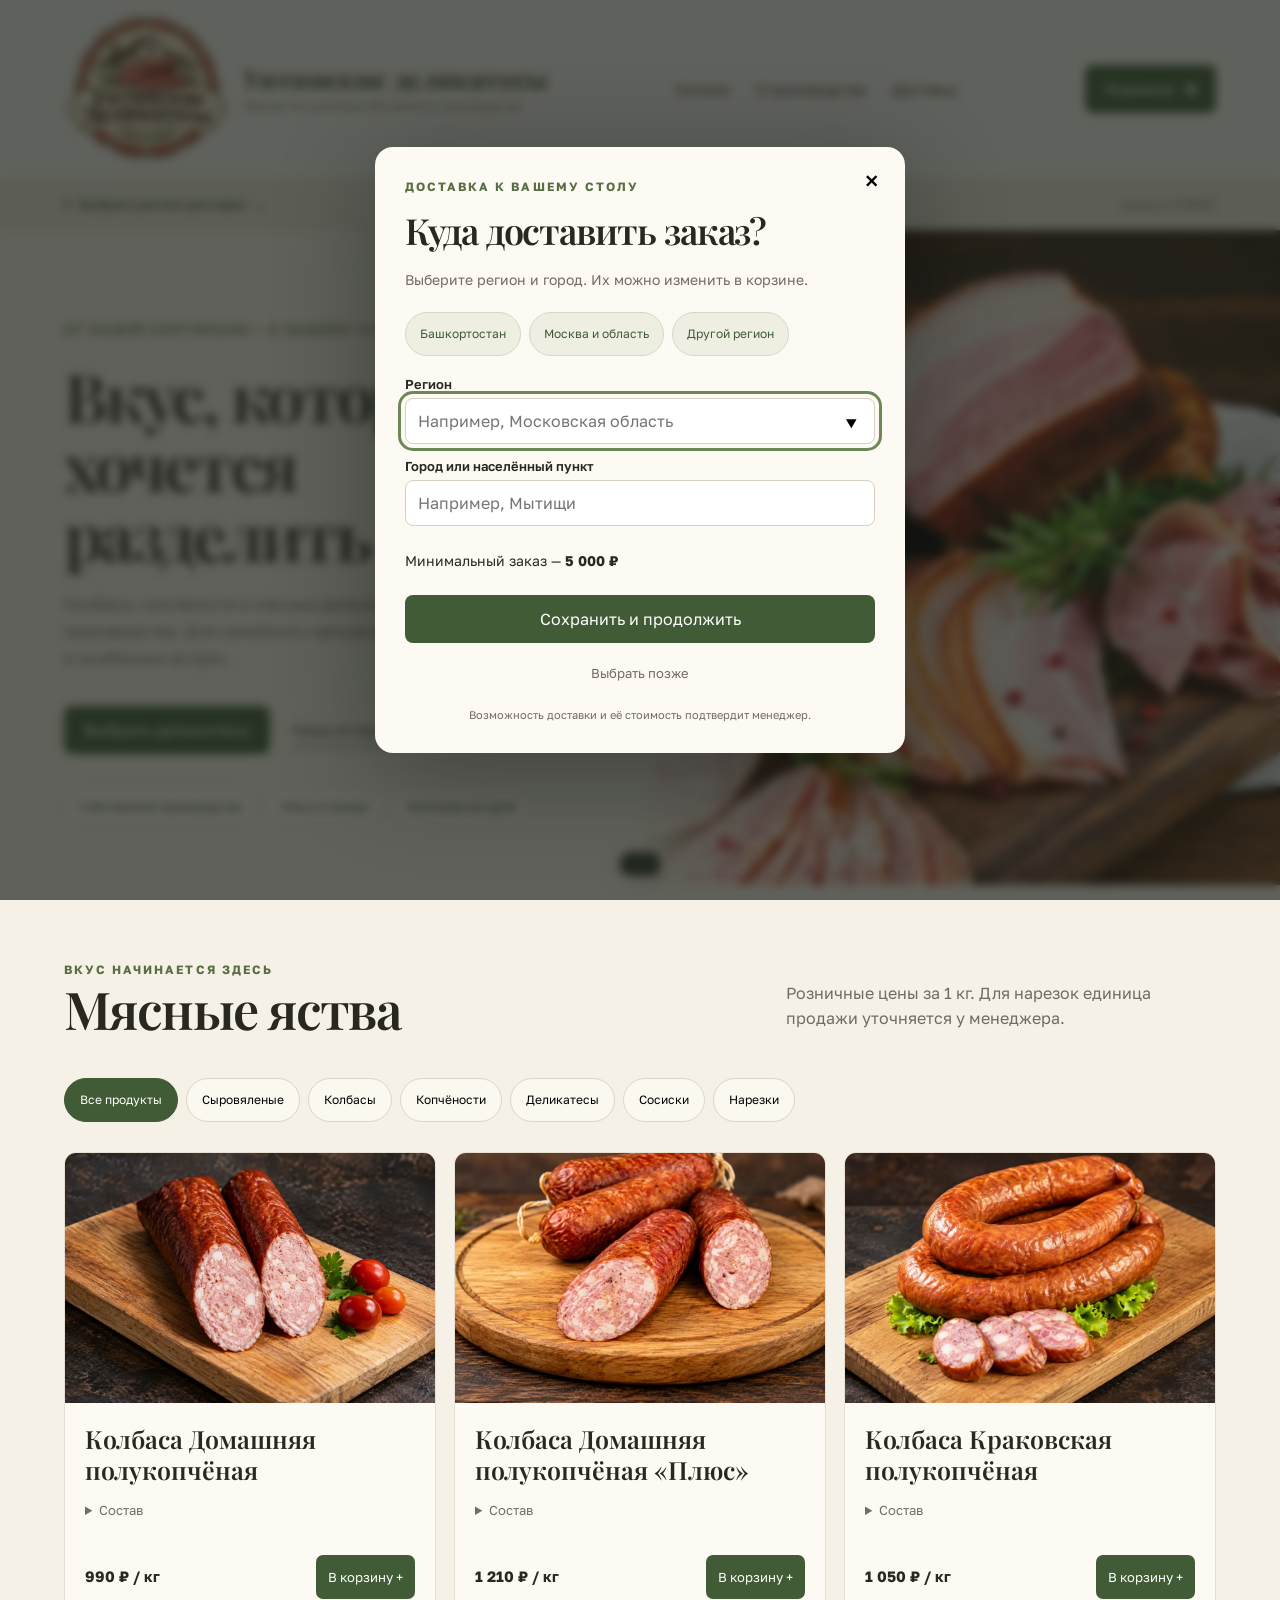
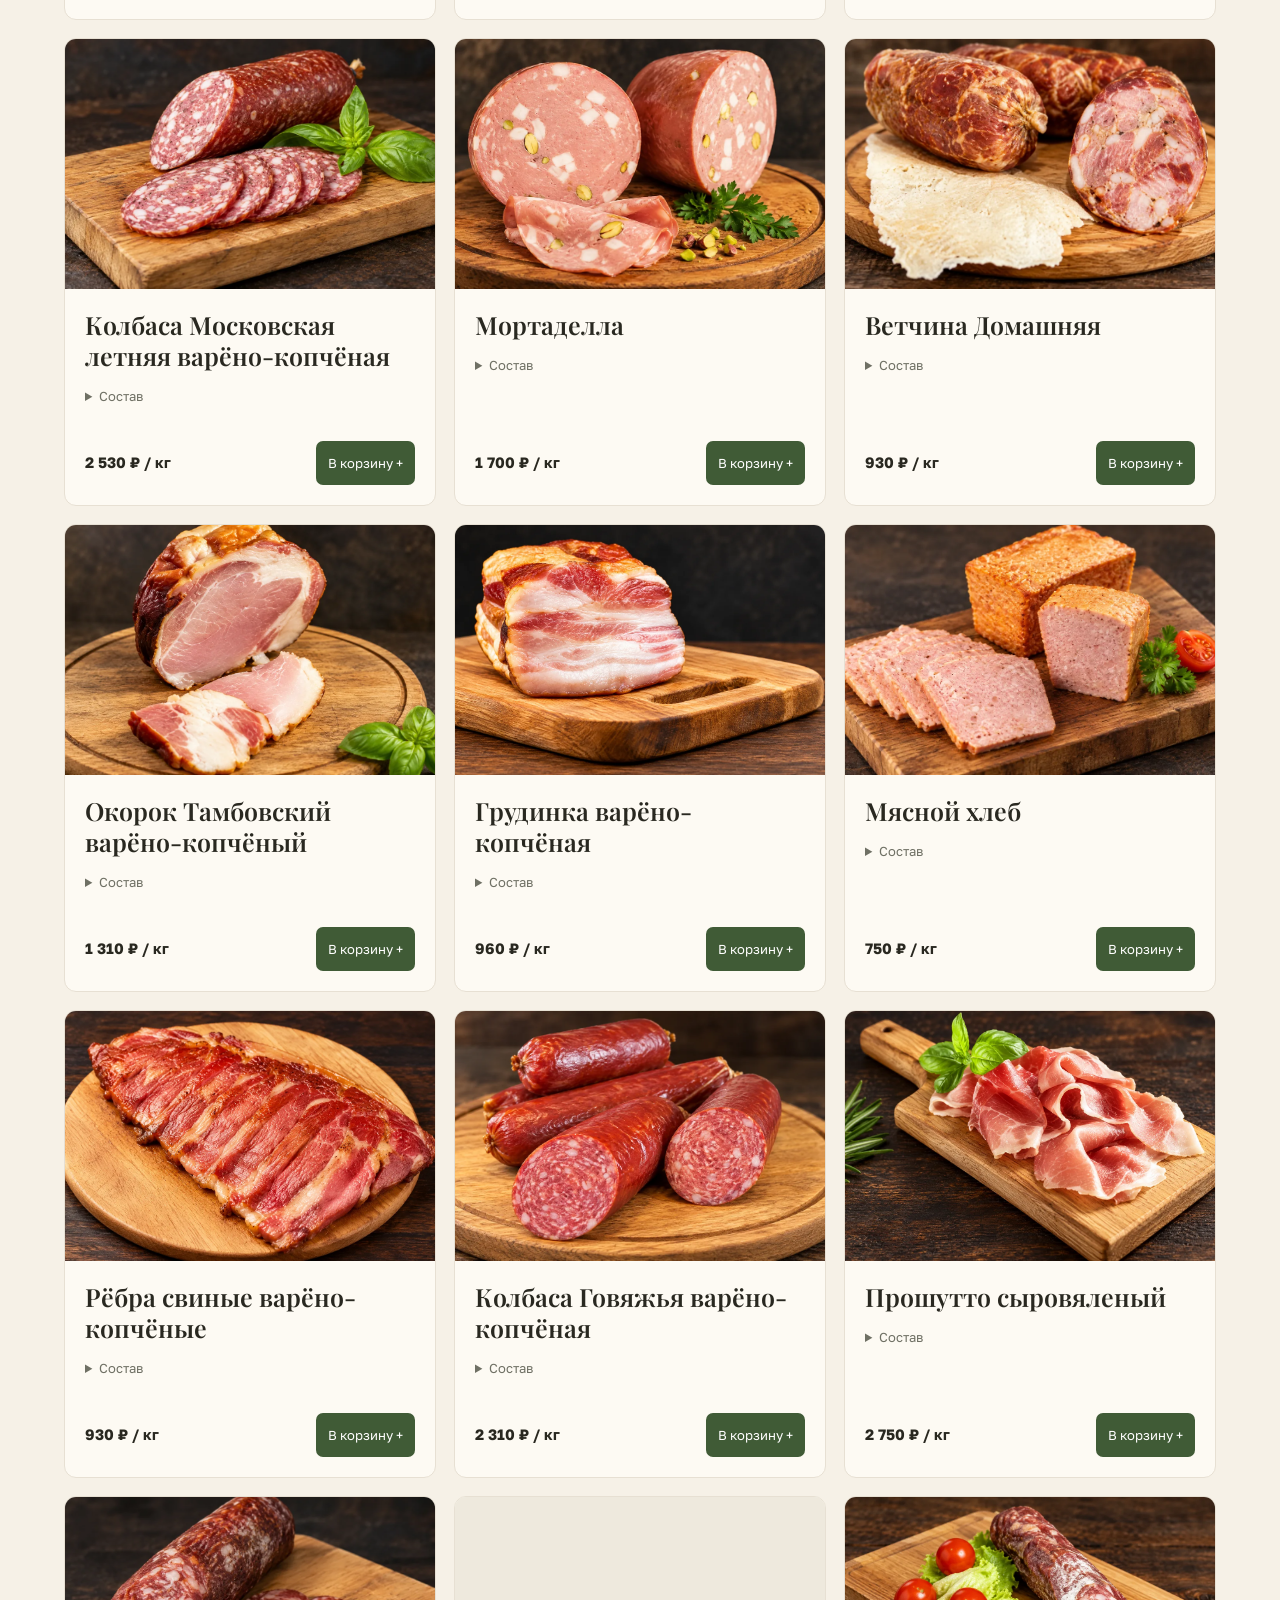
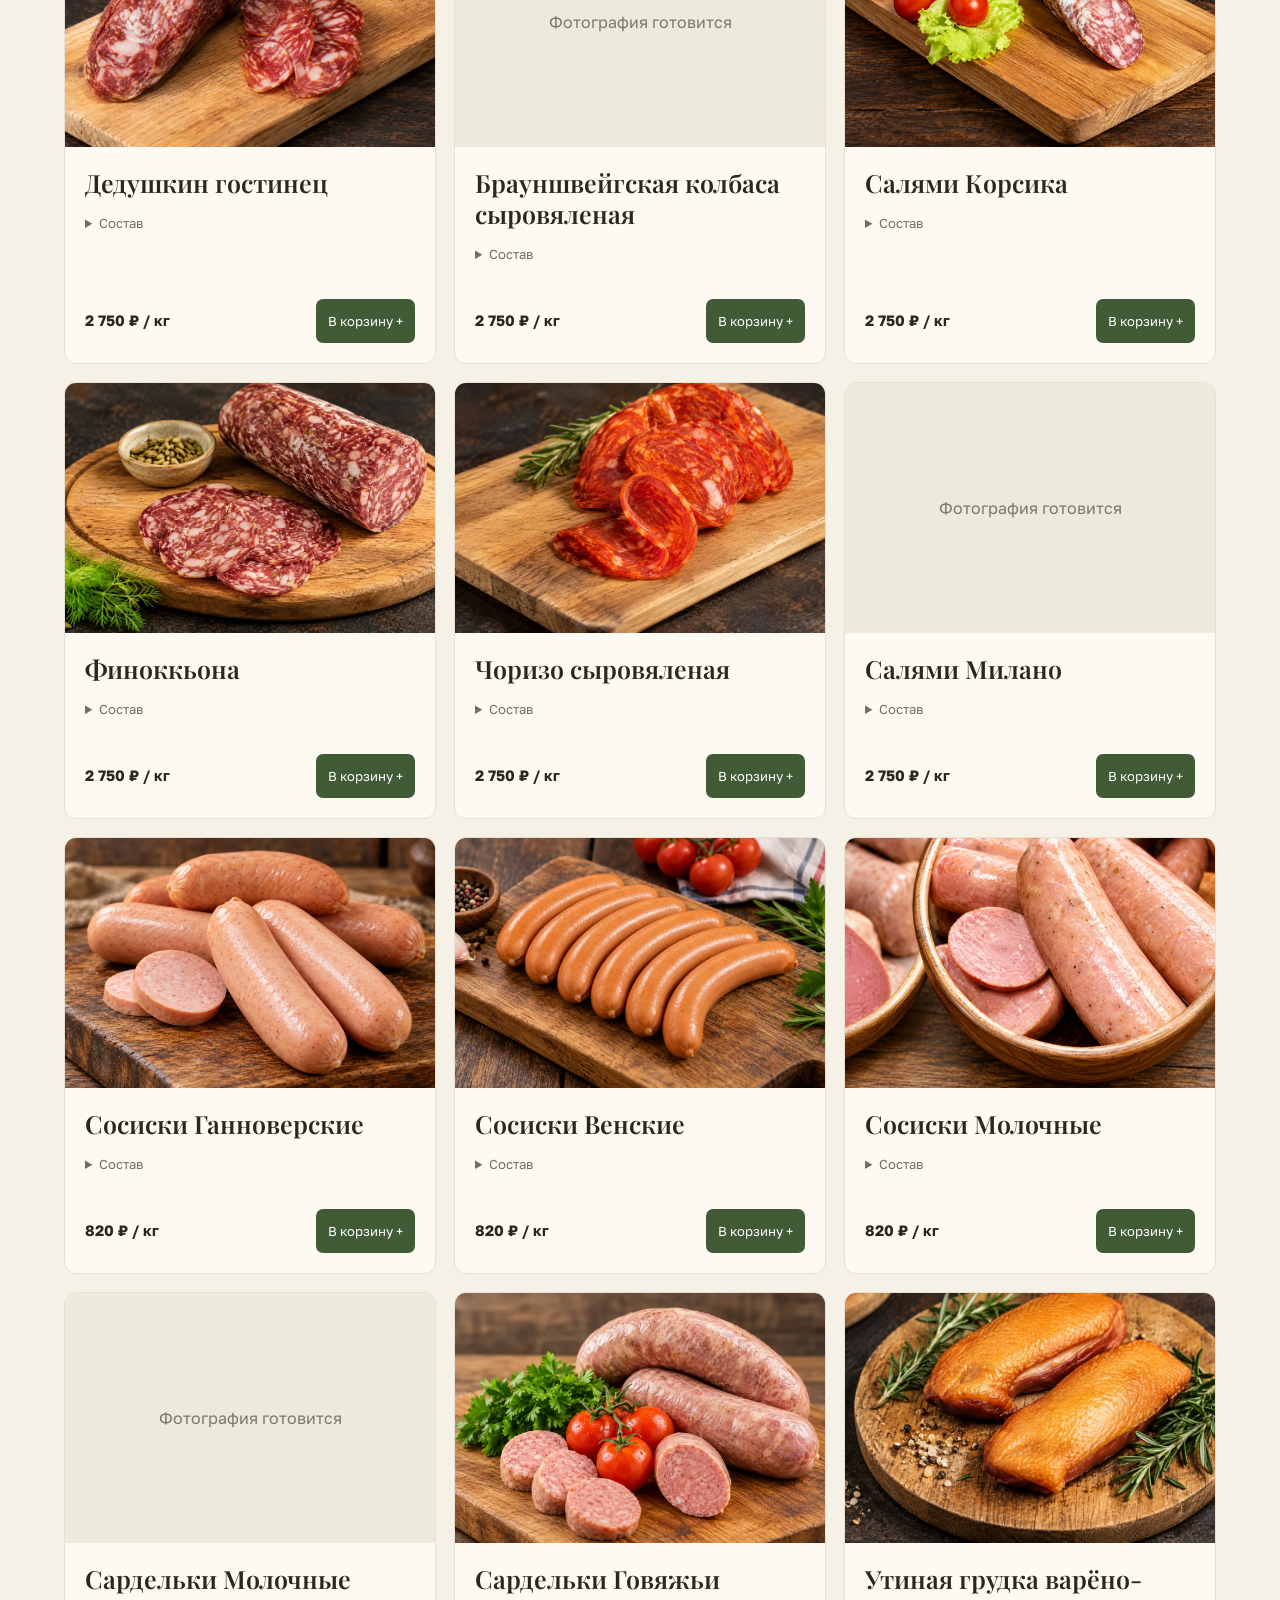
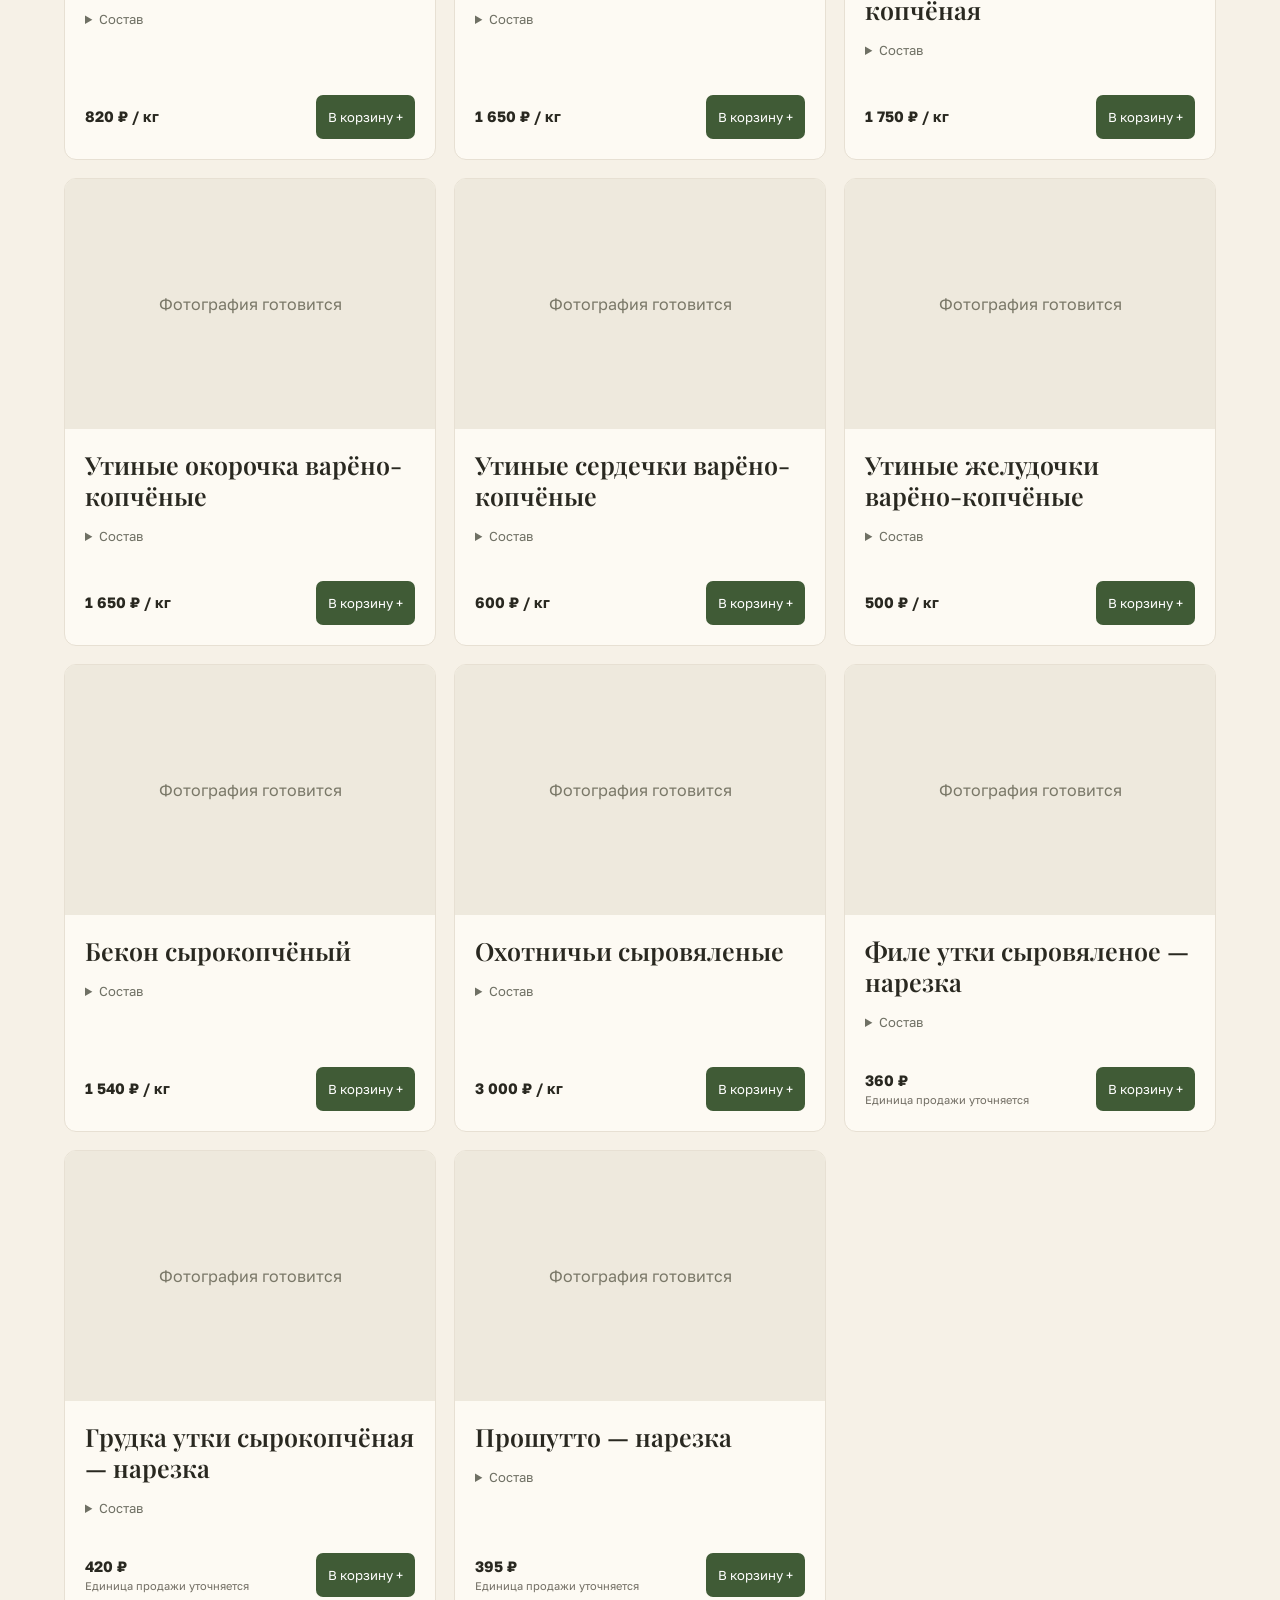
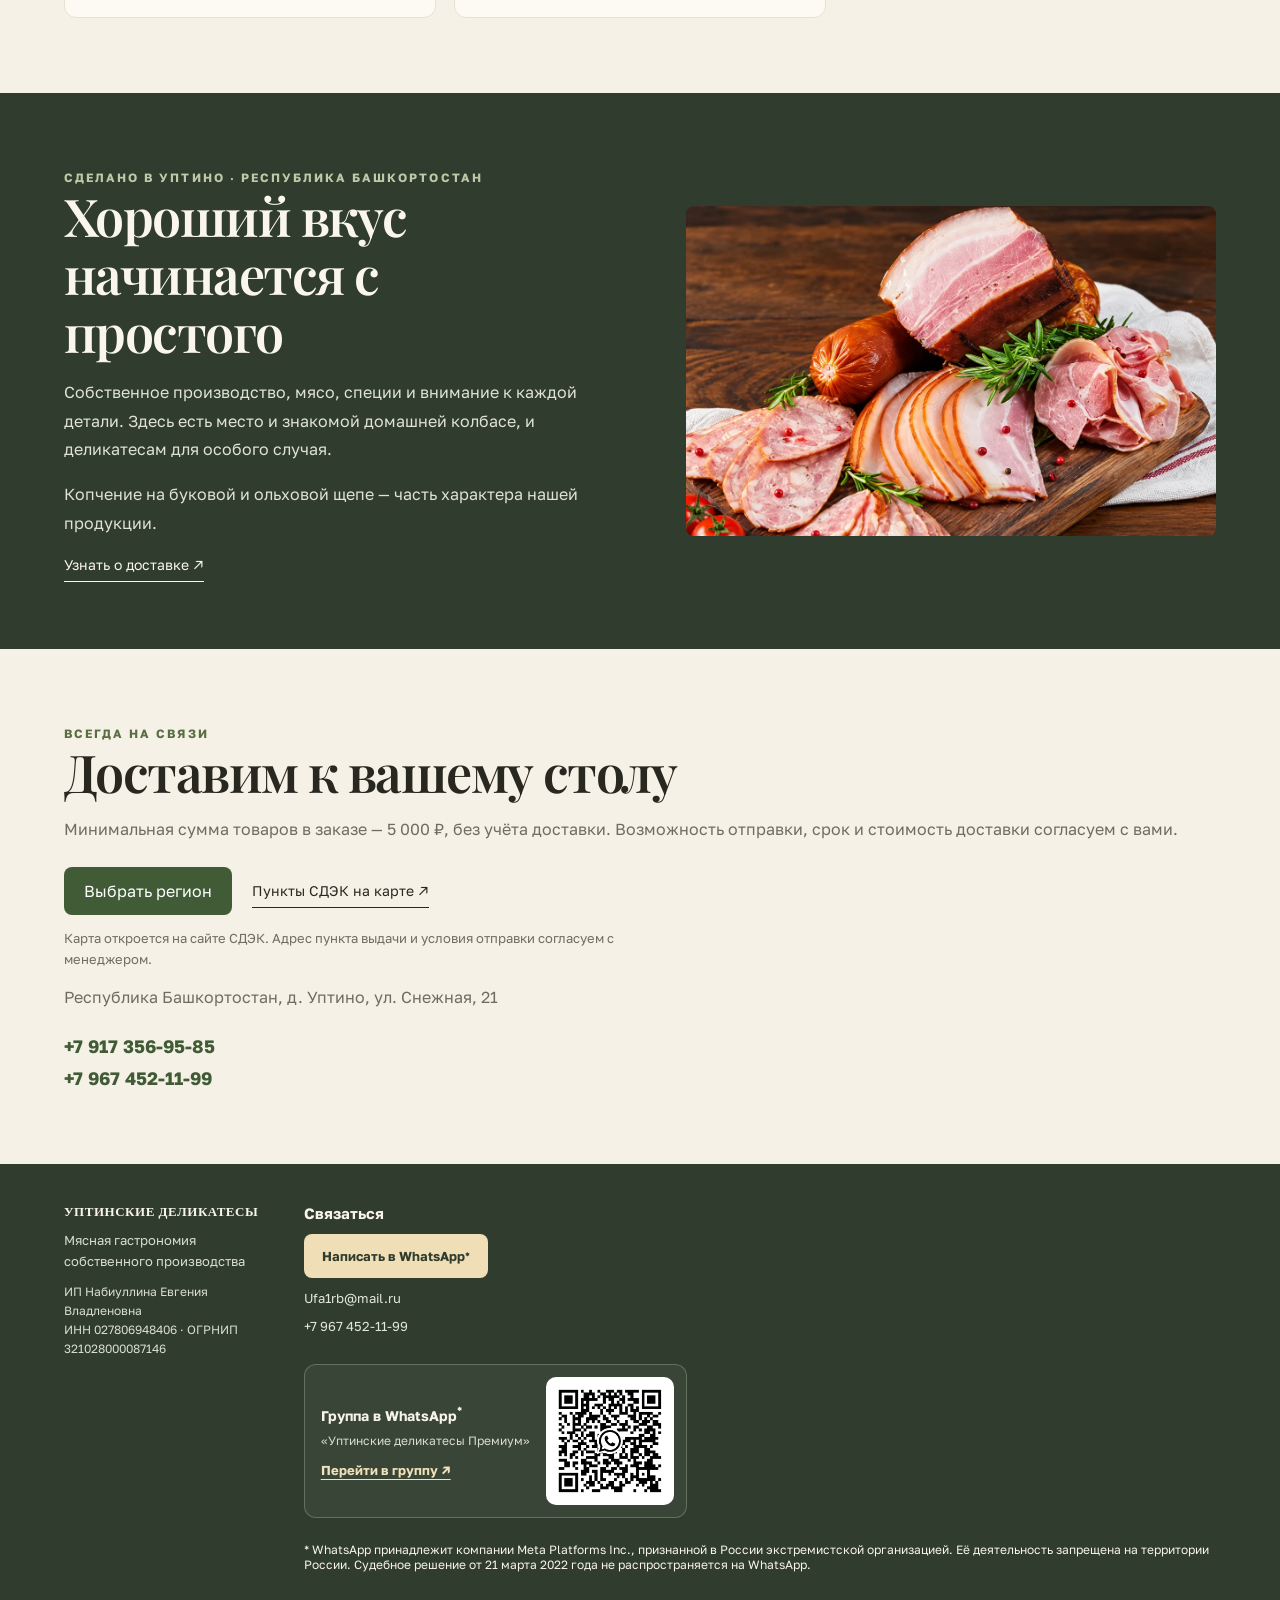
<file: index.html>
<!doctype html>
<html lang="ru">
<head>
<meta charset="utf-8">
<meta name="viewport" content="width=device-width,initial-scale=1">
<title>Уптинские деликатесы — мясная гастрономия</title>
<link rel="preconnect" href="https://fonts.googleapis.com">
<link rel="preconnect" href="https://fonts.gstatic.com" crossorigin>
<link href="https://fonts.googleapis.com/css2?family=Playfair+Display:wght@400;500;600;700&family=Golos+Text:wght@400;500;600;700&display=swap" rel="stylesheet">
<link rel="stylesheet" href="assets/shop.css?v=20261108-3">
<script defer src="assets/catalog.js?v=20261108">
</script>
<script defer src="assets/core.js?v=20261104">
</script>
<script defer src="assets/delivery.js?v=20261108-3">
</script>
<script defer src="assets/shop.js?v=20261104-2">
</script>
</head>
<body>
<header>
<a class="brand-link" href="#" aria-label="Уптинские деликатесы — на главную">
<img class="brand-logo" src="logo-soft.webp" alt="">
<span>
<span class="brand-name">Уптинские деликатесы</span>
<span class="brand-tag">Мясная гастрономия собственного производства</span>
</span>
</a>
<nav>
<a href="#catalog">Каталог</a>
<a href="#story">О производстве</a>
<a href="#delivery">Доставка</a>
</nav>
<button class="basket" id="open-cart" type="button" aria-haspopup="dialog">Корзина · <b id="count">0</b>
</button>
</header>
<div class="delivery-bar">
  <button type="button" class="delivery-trigger" data-delivery-open aria-haspopup="dialog">
<span aria-hidden="true">⌖</span> <span data-delivery-label>Выбрать регион доставки</span> <span aria-hidden="true">⌄</span>
</button>
  <span>Заказ от 5 000 ₽</span>
</div>
<p class="cash-payment-notice cash-payment-banner" data-cash-payment hidden>В Уфе можно оплатить заказ наличными</p>
<main>
<div class="hero">
<div class="intro">
<div class="eyebrow">От нашей коптильни — к вашему столу</div>
<h1>Вкус, который хочется разделить</h1>
<p class="lead">Колбасы, копчёности и мясные деликатесы собственного производства. Для семейного завтрака, большого застолья и особенных встреч.</p>
<div class="actions">
<a class="btn" href="#catalog">Выбрать деликатесы</a>
<a class="line" href="#story">Наша история ↗</a>
</div>
<div class="features">
<span>Собственное производство</span>
<span>Мясо и специи</span>
<span>Копчение на щепе</span>
</div>
</div>
<div class="heroimg" role="img" aria-label="Мясные деликатесы на доске">
</div>
</div>
<section id="catalog">
<div class="heading">
<div>
<div class="eyebrow">Вкус начинается здесь</div>
<h2>Мясные яства</h2>
</div>
<p class="sub">Розничные цены за 1 кг. Для нарезок единица продажи уточняется у менеджера.</p>
</div>
<div class="chips" id="filters">
</div>
<div class="grid" id="products">
</div>
</section>
<section class="story" id="story">
<div>
<div class="eyebrow" >Сделано в Уптино · Республика Башкортостан</div>
<h2>Хороший вкус начинается с простого</h2>
<p>Собственное производство, мясо, специи и внимание к каждой детали. Здесь есть место и знакомой домашней колбасе, и деликатесам для особого случая.</p>
<p>Копчение на буковой и ольховой щепе — часть характера нашей продукции.</p>
<a class="line" href="#delivery">Узнать о доставке ↗</a>
</div>
<img src="hero-v2.webp" alt="Мясная нарезка и деликатесы">
</section>
<section id="delivery">
<div class="eyebrow">Всегда на связи</div>
<h2>Доставим к вашему столу</h2>
<p class="sub">Минимальная сумма товаров в заказе — 5 000 ₽, без учёта доставки. Возможность отправки, срок и стоимость доставки согласуем с вами.</p>
<div class="delivery-actions">
<button class="btn" type="button" data-delivery-open>Выбрать регион</button>
<a class="line" href="https://www.cdek.ru/ru/offices/" target="_blank" rel="noopener noreferrer">Пункты СДЭК на карте ↗</a>
</div>
<p class="sub map-note">Карта откроется на сайте СДЭК. Адрес пункта выдачи и условия отправки согласуем с менеджером.</p>
<p class="sub">Республика Башкортостан, д. Уптино, ул. Снежная, 21</p>
<div class="contact-block">
<div class="contact-phones">
<a href="tel:+79173569585">+7 917 356-95-85</a>
<a href="tel:+79674521199">+7 967 452-11-99</a>
</div>
</div>
</section>
</main>
<footer class="site-footer">
<div class="footer-brand">
<div class="brand">УПТИНСКИЕ ДЕЛИКАТЕСЫ</div>
<p>Мясная гастрономия собственного производства</p>
<p class="footer-legal">ИП Набиуллина Евгения Владленовна<br>ИНН 027806948406 · ОГРНИП 321028000087146</p>
</div>
<div class="footer-contact">
<strong>Связаться</strong>
<a class="manager-button" href="https://wa.me/79674521199?text=%D0%97%D0%B4%D1%80%D0%B0%D0%B2%D1%81%D1%82%D0%B2%D1%83%D0%B9%D1%82%D0%B5!%20%D0%A5%D0%BE%D1%87%D1%83%20%D0%BF%D1%80%D0%BE%D0%BA%D0%BE%D0%BD%D1%81%D1%83%D0%BB%D1%8C%D1%82%D0%B8%D1%80%D0%BE%D0%B2%D0%B0%D1%82%D1%8C%D1%81%D1%8F%20%D0%BF%D0%BE%20%D0%B7%D0%B0%D0%BA%D0%B0%D0%B7%D1%83." target="_blank" rel="noopener noreferrer" aria-describedby="whatsapp-note">Написать в WhatsApp<sup>*</sup></a>
<a href="mailto:Ufa1rb@mail.ru">Ufa1rb@mail.ru</a>
<a href="tel:+79674521199">+7 967 452-11-99</a>
<div class="whatsapp-group">
<div>
<strong>Группа в WhatsApp<sup>*</sup></strong>
<p>«Уптинские деликатесы Премиум»</p>
<a class="group-link" href="https://chat.whatsapp.com/EiBiC2jIqLlDMsnqdkJlV4?s=qt&amp;p=a&amp;iam=2" target="_blank" rel="noopener noreferrer">Перейти в группу ↗</a>
</div>
<a class="group-qr" href="https://chat.whatsapp.com/EiBiC2jIqLlDMsnqdkJlV4?s=qt&amp;p=a&amp;iam=2" target="_blank" rel="noopener noreferrer" aria-label="Открыть группу WhatsApp. Также можно отсканировать QR-код" aria-describedby="whatsapp-note">
</a>
</div>
<p id="whatsapp-note" class="footer-legal">* WhatsApp принадлежит компании Meta Platforms Inc., признанной в России экстремистской организацией. Её деятельность запрещена на территории России. Судебное решение от 21 марта 2022 года не распространяется на WhatsApp.</p>
</div>
</footer>
<dialog id="cart" aria-labelledby="cart-title">
  <button class="close" type="button" aria-label="Закрыть корзину" data-close="cart">×</button>
  <h2 id="cart-title">Ваша корзина</h2>
  <p class="cash-payment-notice" data-cash-payment hidden>В Уфе можно оплатить заказ наличными</p>
  <p class="cart-hint">Для весовых товаров укажите желаемый вес. Итог уточним после взвешивания.</p>
  <div id="items">
</div>
  <div class="cart-summary" aria-live="polite" aria-atomic="true">
    <div class="summary-total">
<span>Предварительно</span>
<strong id="cart-total">0 ₽</strong>
</div>
    <progress id="minimum-progress" max="500000" value="0" aria-label="Сумма до минимального заказа">
</progress>
    <p id="minimum-note">
</p>
<p id="unpriced-note" class="checkout-note" hidden>
</p>
    <small>Минимальный заказ — 5 000 ₽. Доставка оплачивается отдельно.</small>
  </div>
  <div class="checkout-delivery">
    <div>
<h3>Куда доставить?</h3>
<p data-delivery-label>Регион пока не выбран</p>
</div>
    <button class="secondary" type="button" data-delivery-open>Изменить</button>
    <a class="map-link" href="https://www.cdek.ru/ru/offices/" target="_blank" rel="noopener noreferrer">Посмотреть пункты СДЭК на карте ↗</a>
    <small>Откроется сайт СДЭК. Пункт выдачи и стоимость доставки согласуем с менеджером.</small>
  </div>
  <div class="checkout">
    <h3>Контактные данные</h3>
    <p class="checkout-note">Отправка заказа пока не подключена. Данные из этой формы не отправляются.</p>
    <label>Имя<input id="customer-name" autocomplete="name" placeholder="Как к вам обращаться" maxlength="80">
</label>
    <label for="customer-phone">Телефон</label>
    <div class="phone-entry">
<span class="phone-prefix" aria-hidden="true">+7</span>
<input id="customer-phone" name="phone" autocomplete="tel-national" type="tel" inputmode="numeric" maxlength="18" placeholder="999 123-45-67" aria-describedby="phone-help">
</div>
    <small id="phone-help" class="phone-help">Введите 10 цифр номера без +7</small>
    <label>Электронная почта <small>необязательно</small>
<input id="customer-email" autocomplete="email" type="email" placeholder="name@example.ru" maxlength="254">
</label>
    <button class="btn checkout-disabled" type="button" disabled>Оформление готовится</button>
    <p class="checkout-note">Фасовку и итоговую сумму подтвердит менеджер. Онлайн-оплата пока не подключена.</p>
    <div class="checkout-consultation">
<p>Нужна консультация по заказу? Позвоните нам:</p>
<a class="consultation-call" href="tel:+79173569585">Позвонить: +7 917 356-95-85</a>
</div>
  </div>
</dialog>
<dialog id="delivery-dialog" class="region-dialog" aria-labelledby="delivery-title" aria-describedby="delivery-description">
  <button class="close" type="button" aria-label="Закрыть выбор региона" data-close="delivery-dialog">×</button>
  <div class="eyebrow">Доставка к вашему столу</div>
  <h2 id="delivery-title">Куда доставить заказ?</h2>
  <p id="delivery-description">Выберите регион и город. Их можно изменить в корзине.</p>
  <div class="region-quick">
<button type="button" data-region="Республика Башкортостан" data-city="Уфа">Башкортостан</button>
<button type="button" data-region="Московская область" data-city="Москва">Москва и область</button>
<button type="button" data-region="">Другой регион</button>
</div>
  <form id="delivery-form">
    <label for="delivery-region">Регион</label>
<input id="delivery-region" name="region" list="regions" required minlength="2" maxlength="80" placeholder="Например, Московская область" autocomplete="address-level1">
    <datalist id="regions">
</datalist>
    <label for="delivery-city">Город или населённый пункт</label>
<input id="delivery-city" name="city" required minlength="2" maxlength="80" placeholder="Например, Мытищи" autocomplete="address-level2">
    <p id="delivery-cash-notice" class="cash-payment-notice" hidden>В Уфе можно оплатить заказ наличными</p>
    <p class="region-minimum">Минимальный заказ — <strong>5 000 ₽</strong>
</p>
    <button class="btn region-save" type="submit">Сохранить и продолжить</button>
  </form>
  <button class="region-later" type="button" data-close="delivery-dialog">Выбрать позже</button>
  <p class="region-footnote">Возможность доставки и её стоимость подтвердит менеджер.</p>
</dialog>
<div class="toast" id="shop-status" role="status" aria-live="polite">
</div>
<noscript>
<p class="noscript-note">Для каталога и корзины включите JavaScript. Заказать по телефону: <a href="tel:+79173569585">+7 917 356-95-85</a>.</p>
</noscript>
</body>
</html>
</file>
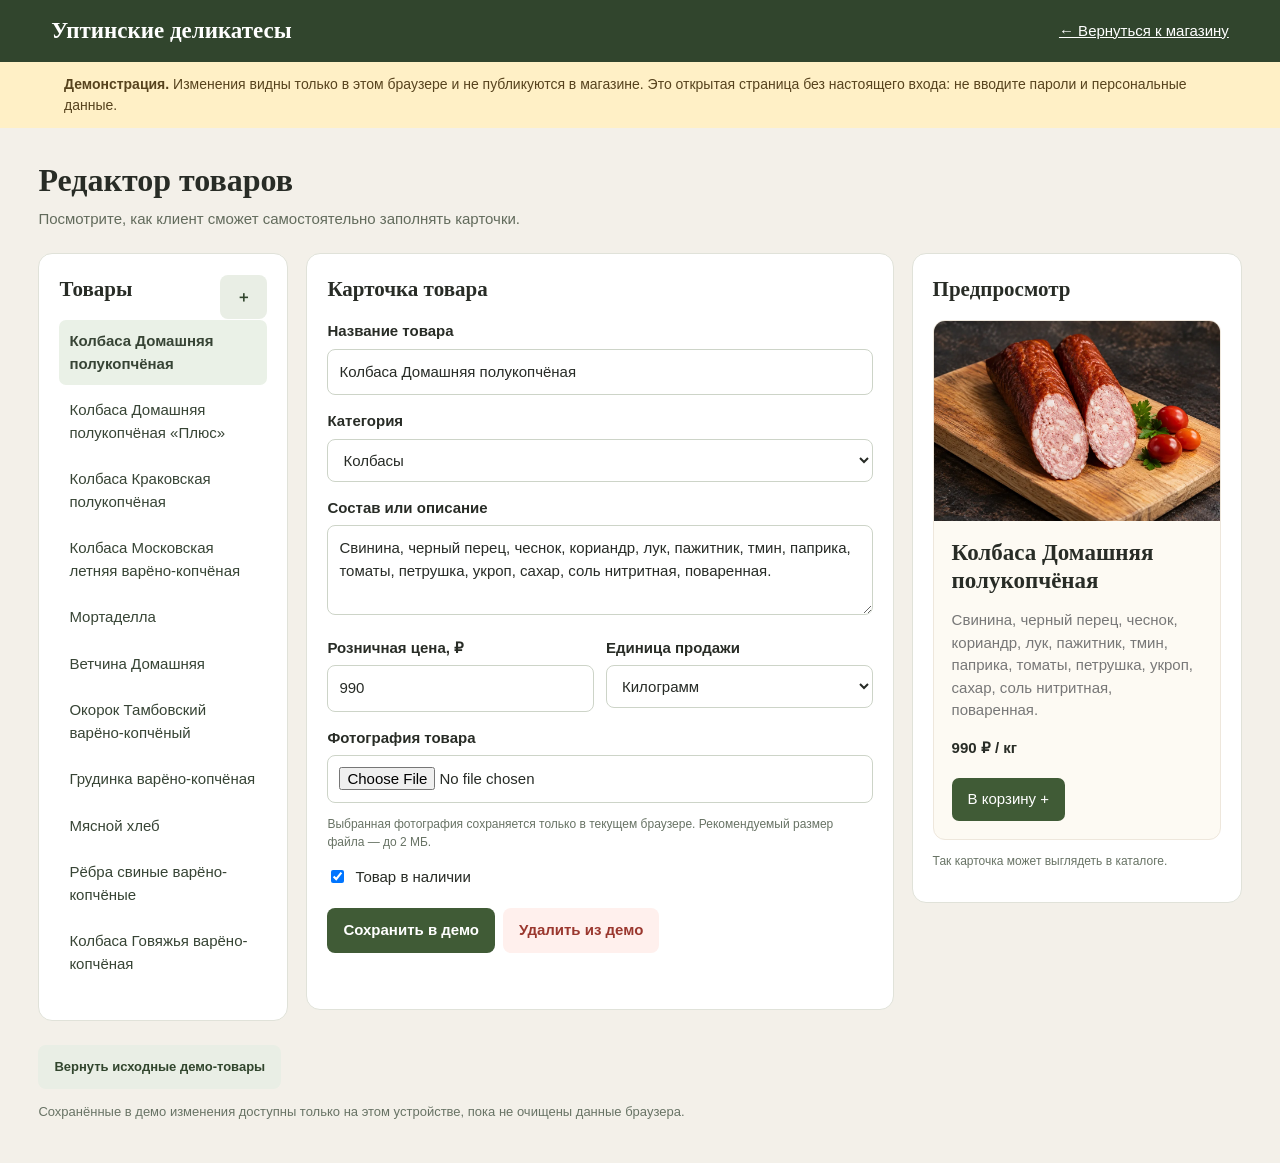
<file: admin-demo.html>
<!doctype html>
<html lang="ru">
<head>
<meta charset="utf-8">
<meta name="robots" content="noindex,nofollow">
<meta name="viewport" content="width=device-width,initial-scale=1">
<title>Демо редактора — Уптинские деликатесы</title>
<link rel="stylesheet" href="assets/admin.css?v=20261104">
<script defer src="assets/catalog.js?v=20261108">
</script>
<script defer src="assets/core.js?v=20261104">
</script>
<script defer src="assets/admin.js?v=20261104">
</script>
</head>
<body>
<header>
<strong>Уптинские деликатесы</strong>
<a href="index.html">← Вернуться к магазину</a>
</header>
<div class="banner">
<b>Демонстрация.</b> Изменения видны только в этом браузере и не публикуются в магазине. Это открытая страница без настоящего входа: не вводите пароли и персональные данные.</div>
<main class="wrap">
<h1>Редактор товаров</h1>
<p class="intro">Посмотрите, как клиент сможет самостоятельно заполнять карточки.</p>
<div class="layout">
<aside class="panel">
<div class="listhead">
<h2>Товары</h2>
<button class="secondary" id="add" type="button" aria-label="Добавить товар">＋</button>
</div>
<div class="list" id="list">
</div>
</aside>
<section class="panel">
<h2 id="edit-heading">Карточка товара</h2>
<form id="editor">
<label for="name">Название товара</label>
<input id="name" required maxlength="120">
<label for="category">Категория</label>
<select id="category">
<option>Сыровяленые</option>
<option>Колбасы</option>
<option>Копчёности</option>
<option>Деликатесы</option>
<option>Сосиски</option>
<option>Нарезки</option>
</select>
<label for="description">Состав или описание</label>
<textarea id="description" maxlength="2000">
</textarea>
<div class="two">
<div>
<label for="regular">Розничная цена, ₽</label>
<input id="regular" type="number" min="0" max="1000000" step="1" required>
</div>
<div>
<label for="unit">Единица продажи</label>
<select id="unit">
<option value="кг">Килограмм</option>
<option value="упаковка">Упаковка</option>
<option value="уточнить">Уточняется</option>
</select>
</div>
</div>
<label for="photo">Фотография товара</label>
<input id="photo" type="file" accept="image/jpeg,image/png,image/webp">
<p class="hint">Выбранная фотография сохраняется только в текущем браузере. Рекомендуемый размер файла — до 2 МБ.</p>
<label class="check">
<input type="checkbox" id="available"> Товар в наличии</label>
<div class="actions">
<button class="primary" type="submit">Сохранить в демо</button>
<button class="danger" id="remove" type="button">Удалить из демо</button>
</div>
</form>
<div class="notice" id="notice" role="status">
</div>
</section>
<aside class="panel preview-panel">
<h2>Предпросмотр</h2>
<div class="preview-card">
<img id="preview-img" alt="Фото товара">
<div class="preview-content">
<h3 id="preview-name">
</h3>
<p id="preview-desc">
</p>
<div class="preview-price">
<span id="preview-price">
</span>
<small id="preview-unit-note">
</small>
</div>
<button class="preview-add" id="preview-add" disabled>В корзину +</button>
</div>
</div>
<p class="status">Так карточка может выглядеть в каталоге.</p>
</aside>
</div>
<div class="bottom">
<button class="secondary" id="reset" type="button">Вернуть исходные демо-товары</button>
<p>Сохранённые в демо изменения доступны только на этом устройстве, пока не очищены данные браузера.</p>
</div>
</main>
</body>
</html>
</file>
<file: assets/shop.css>
/* Base and shared components */
:root{--cream:#f6f1e7;--paper:#fdfaf3;--green:#405b36;--ink:#292820;--muted:#706c62;--border:#e2dbcb}
*{box-sizing:border-box}
[hidden]{display:none!important}
html{scroll-padding-top:215px}
body{margin:0;background:var(--cream);color:var(--ink);font-family:"Golos Text",Arial,sans-serif}
a{color:inherit;text-decoration:none}
button,input,select{font:inherit}
button{cursor:pointer;touch-action:manipulation}
button,a{-webkit-tap-highlight-color:transparent}
:focus-visible{outline:3px solid #6c8758;outline-offset:4px}
button:disabled{cursor:not-allowed}
h1,h2,h3{font-family:"Playfair Display",Georgia,serif;font-weight:600}
h2{font-size:52px;letter-spacing:-.03em;margin:0 0 10px;line-height:1.12}
.btn,.basket,.consultation-call{display:inline-flex;align-items:center;justify-content:center;min-height:46px;border:0;border-radius:8px;background:var(--green);color:white;padding:14px 20px;text-align:center}
.secondary{border:1px solid #cbd0bf;border-radius:8px;background:var(--paper);color:var(--green);padding:10px 15px;min-height:44px}
.eyebrow{font-size:12px;letter-spacing:.17em;color:#596f43;font-weight:700;text-transform:uppercase;line-height:1.6}
.sub{color:var(--muted);line-height:1.6}
.line{font-size:14px;border-bottom:1px solid currentColor;padding:8px 0}

/* Header and delivery */
header{position:sticky;top:0;z-index:3;background:#f6f1eefa;display:flex;align-items:center;justify-content:space-between;gap:24px;padding:6px 5%;border-bottom:1px solid var(--border)}
.brand-link{display:flex;align-items:center;gap:14px;min-width:0}
.brand-link>span{min-width:0}
.brand-logo{width:166px;height:166px;object-fit:contain;flex:none}
.brand-name{display:block;font:700 clamp(23px,2vw,32px)/1.06 "Playfair Display",Georgia,serif;letter-spacing:.015em}
.brand-tag{display:block;font-size:11px;font-weight:500;line-height:1.3;color:#77776a;margin-top:7px}
header nav{display:flex;flex-shrink:0;gap:clamp(12px,2vw,28px);font-size:14px}
.basket{white-space:nowrap;flex-shrink:0;gap:4px}
.delivery-bar{display:flex;align-items:center;justify-content:space-between;gap:12px;padding:9px 5%;border-bottom:1px solid var(--border);font-size:12px;background:#ebe7db}
.delivery-bar>span{flex:none;color:#5f6657}
.delivery-trigger{display:flex;align-items:center;gap:8px;border:0;background:none;color:var(--green);text-align:left;font-size:13px;font-weight:600;min-height:32px;padding:0;min-width:0}
.delivery-trigger [data-delivery-label]{overflow-wrap:anywhere}
.cash-payment-notice{margin:0 0 14px;padding:10px 14px;border-radius:8px;background:#e4ecda;color:#31472a;font-size:14px;font-weight:600;line-height:1.45}
.cash-payment-banner{margin:0;padding-inline:5%;border-radius:0;border-bottom:1px solid var(--border)}
.region-dialog .cash-payment-notice{margin:12px 0 0}

/* Editorial home and product catalog */
.hero{display:grid;grid-template-columns:1fr 1fr;min-height:600px}
.intro{padding:90px 8% 60px 10%;align-self:center;min-width:0}
h1{font-size:clamp(48px,5.2vw,76px);line-height:1.04;letter-spacing:-.04em;margin:22px 0}
.lead{line-height:1.7;color:#67665b;max-width:480px}
.heroimg{background:linear-gradient(90deg,var(--cream),transparent 20%),url('../hero-v2.webp') center/cover}
.actions{display:flex;gap:22px;align-items:center;margin:34px 0}
.features{display:flex;gap:8px;flex-wrap:wrap}
.features span,.chip{border:1px solid #ddd5c5;background:#fbf8f0;padding:10px 15px;border-radius:30px;font-size:12px}
section{padding:75px 5%}
.heading{display:flex;justify-content:space-between;align-items:end;gap:20px}
.heading .sub{max-width:430px}
.chips{display:flex;gap:8px;flex-wrap:wrap;margin:30px 0}
.chip{min-height:44px}
.chip.active{background:var(--green);color:white;border-color:var(--green)}
.grid{display:grid;grid-template-columns:repeat(3,minmax(0,1fr));gap:18px}
.card{min-width:0;display:flex;flex-direction:column;background:var(--paper);border:1px solid #e7e0d3;border-radius:12px;overflow:hidden}
.pic{overflow:hidden}
.card img{display:block;width:100%;height:250px;object-fit:cover;transition:transform .5s}
.card:hover img{transform:scale(1.04)}
.photo-pending{display:flex;align-items:center;justify-content:center;height:250px;background:#eee9dd;color:#7a7868;font-size:16px;text-align:center;line-height:1.5}
.content{display:flex;flex-direction:column;flex:1;min-width:0;padding:20px}
.content h3{font-size:25px;line-height:1.24;margin:0 0 12px;overflow-wrap:anywhere}
.product-composition{margin:0 0 18px;font-size:13px;color:#6f7064}
.product-composition summary{cursor:pointer;min-height:32px;padding:5px 0}
.product-composition p{line-height:1.6;margin:8px 0}
.row{display:flex;justify-content:space-between;align-items:center;gap:12px;margin-top:auto;padding-top:8px;font-size:13px}
.row button{background:var(--green);border:0;color:white;border-radius:7px;padding:12px;min-height:44px;white-space:nowrap;flex-shrink:0}
.price-details{min-width:0;line-height:1.45}
.price-details strong{display:block;font-size:15px}
.price-details small{display:block;color:var(--muted);font-size:11px}
.story{background:#303c2d;color:#faf6ed;display:grid;grid-template-columns:1fr 1fr;gap:8%;align-items:center}
.story>*{min-width:0}
.story .eyebrow{color:#bdc9a7}
.story p{line-height:1.8;color:#e0e2d7}
.story img{width:100%;height:330px;object-fit:cover;border-radius:8px}
.delivery-actions{display:flex;align-items:center;flex-wrap:wrap;gap:20px;margin:24px 0 12px}
.map-note{font-size:13px;max-width:560px}
.contact-block{margin-top:24px}
.contact-phones{display:flex;flex-direction:column;gap:10px}
.contact-phones a{font-size:18px;font-weight:700;color:var(--green);overflow-wrap:anywhere}

/* Footer */
.site-footer{padding:40px 5%;display:flex;justify-content:space-between;gap:36px;align-items:flex-start;background:#303c2d;color:#f8f4ea;font-size:13px}
.brand{font-family:Georgia,serif;font-weight:700;letter-spacing:.04em}
.footer-brand p{line-height:1.6;color:#d9ded2;margin:10px 0}
.footer-legal{font-size:12px}
.footer-contact{display:flex;flex-direction:column;gap:12px;align-items:flex-start;min-width:0}
.footer-contact strong{font-size:15px}
.footer-contact a:not(.manager-button){color:#e2e7dc}
.manager-button{display:inline-flex;align-items:center;justify-content:center;background:#f0dfb6;color:#303c2d;padding:13px 18px;border-radius:8px;font-weight:700;min-height:44px}
.whatsapp-group{display:flex;align-items:center;gap:20px;margin-top:18px;padding:16px;border:1px solid #a5b49d66;border-radius:12px;background:#ffffff0c;max-width:430px}
.whatsapp-group strong{display:block;font-size:14px}
.whatsapp-group p{font-size:12px;line-height:1.5;color:#d9ded2;margin:8px 0 12px}
.group-link{color:#f2e1ba!important;font-size:13px;font-weight:700;text-decoration:underline;text-underline-offset:4px}
.group-qr{flex:none;display:block;width:120px;height:120px;border-radius:6px;background:white url('../whatsapp-group-qr.jpeg') no-repeat 50% 50.4%/204.55% auto;box-shadow:0 0 0 4px white}

/* Accessible dialogs and cart */
body:has(dialog[open]){overflow:hidden}
dialog{border:0;border-radius:18px;padding:clamp(18px,4vw,30px);max-width:680px;width:94%;max-height:88dvh;overflow:auto;background:var(--paper);color:var(--ink);box-shadow:0 20px 100px #0005;overscroll-behavior:contain}
dialog::backdrop{background:#1c211bb0;backdrop-filter:blur(5px)}
dialog h2{font-size:36px;margin:6px 42px 18px 0}
.close{position:absolute;right:12px;top:12px;display:grid;place-items:center;min-width:44px;min-height:44px;border:0;border-radius:50%;background:transparent;font-size:28px}
.close:hover{background:#e9e5d9}
.cart-hint{font-size:13px;line-height:1.6;color:var(--muted)}
.cart-line{display:grid;grid-template-columns:76px minmax(0,1fr);gap:12px;padding:18px 0;border-bottom:1px solid var(--border)}
.cart-line img,.cart-photo-pending{width:76px;height:76px;border-radius:8px;object-fit:cover}
.cart-photo-pending{display:grid;place-items:center;background:#eee9dd;font-size:11px;text-align:center;color:#7a7868}
.cart-name{font:600 19px/1.2 "Playfair Display",Georgia,serif;overflow-wrap:anywhere}
.cart-price{font-size:12px;color:var(--muted);margin-top:7px;line-height:1.5}
.cart-controls{grid-column:2;display:flex;align-items:center;flex-wrap:wrap;gap:7px}
.cart-controls button{min-width:44px;min-height:44px;border:1px solid #ded6c7;border-radius:7px;background:#fffaf1;font-size:20px}
.cart-controls label{display:flex;align-items:center;gap:5px;font-size:13px}
.cart-controls input{width:68px;min-height:44px;text-align:center;border:1px solid #ded6c7;border-radius:7px;background:white;padding:8px}
.cart-controls .remove{font-size:12px;color:#873e35;padding:8px;margin-left:auto}
.cart-line-total{font-size:13px;color:var(--green);font-weight:600;margin-top:8px}
.cart-qty{min-width:26px;text-align:center}
.cart-summary{background:#eeeee2;padding:18px;border-radius:12px;margin-top:20px}
.summary-total{display:flex;justify-content:space-between;gap:16px;align-items:center;font-size:14px}
.summary-total strong{font-size:23px;white-space:nowrap}
progress{display:block;width:100%;height:7px;accent-color:var(--green);margin-top:16px;border:0;border-radius:8px;overflow:hidden;background:#d9ddcb}
progress::-webkit-progress-bar{background:#d9ddcb}
progress::-webkit-progress-value{background:var(--green);border-radius:8px}
.cart-summary p{font-size:13px;line-height:1.5;margin:10px 0}
.cart-summary small,.checkout-delivery small{font-size:11px;color:var(--muted);line-height:1.5}
.checkout-delivery{display:grid;grid-template-columns:1fr auto;gap:10px;align-items:center;margin-top:22px;padding-bottom:22px;border-bottom:1px solid var(--border)}
.checkout-delivery h3{font-size:24px;margin:0 0 8px}
.checkout-delivery p{font-size:13px;margin:0;line-height:1.5;overflow-wrap:anywhere}
.map-link{grid-column:1/-1;font-size:13px;text-decoration:underline;text-underline-offset:4px;line-height:1.6;color:var(--green)}
.checkout-delivery small{grid-column:1/-1}
.checkout{margin-top:22px}
.checkout h3{font-size:27px;margin:0 0 10px}
.checkout-note{font-size:13px;color:var(--muted);line-height:1.5}
.checkout label,.region-dialog label{display:block;font-size:13px;font-weight:600;margin:14px 0 6px}
.checkout label small{font-weight:400;color:var(--muted)}
.checkout input,.region-dialog input{display:block;width:100%;min-height:46px;border:1px solid #d8d1c3;border-radius:8px;background:white;padding:10px 12px;margin-top:6px}
.checkout-disabled{opacity:.55;margin-top:18px}
.phone-entry{display:flex;gap:8px;align-items:stretch;margin-top:6px}
.checkout .phone-entry input{margin:0;min-width:0;flex:1}
.phone-prefix{display:flex;align-items:center;justify-content:center;min-width:54px;border:1px solid #d8d1c3;border-radius:8px;background:var(--cream);font-weight:600}
.phone-help{display:block;color:var(--muted);font-size:12px;margin-top:6px}
.checkout-consultation{margin-top:22px;padding-top:16px;border-top:1px solid var(--border)}
.checkout-consultation p{margin:0 0 10px;font-size:14px;line-height:1.5;color:#5f5e54}
.consultation-call{font-size:14px;font-weight:700}
.region-dialog{max-width:530px}
.region-dialog .eyebrow{padding-right:30px}
.region-dialog h2{font-size:36px;line-height:1.15;margin-top:14px}
.region-dialog>p{font-size:14px;line-height:1.6;color:var(--muted)}
.region-quick{display:flex;flex-wrap:wrap;gap:8px;margin:20px 0}
.region-quick button{min-height:44px;border:1px solid #d6d7c8;border-radius:30px;background:#eeeee2;color:var(--green);padding:9px 14px;font-size:12px}
.region-minimum{padding:12px 0;font-size:14px}
.region-save{width:100%}
.region-later{display:block;min-height:44px;margin:8px auto 0;border:0;background:none;color:var(--muted);font-size:13px}
.region-dialog .region-footnote{font-size:11px;text-align:center;margin-bottom:0}
.toast{position:fixed;left:50%;bottom:24px;transform:translateX(-50%);z-index:5;background:#303c2d;color:white;padding:12px 20px;border-radius:10px;box-shadow:0 4px 24px #0002;font-size:13px;max-width:90%;width:max-content;pointer-events:none}
.toast:empty{display:none}
.noscript-note{padding:20px;background:white}

/* Responsive layout, one set of rules per breakpoint */
@media(min-width:1500px){section{padding-inline:max(5%,calc((100% - 1500px)/2))}.grid{grid-template-columns:repeat(4,minmax(0,1fr))}}
@media(max-width:1100px){header{gap:12px;padding-inline:3%}.brand-logo{width:142px;height:142px}.brand-name{font-size:clamp(20px,2.35vw,26px)}.brand-tag{font-size:10px}header nav{font-size:13px;gap:13px}}
@media(max-width:850px){html{scroll-padding-top:190px}header nav{display:none}.brand-logo{width:130px;height:130px}.hero{min-height:0}.intro{padding:65px 7%}.hero h1{font-size:clamp(42px,6vw,60px)}.grid{grid-template-columns:repeat(2,minmax(0,1fr))}.story{gap:5%}.heading h2{font-size:44px}.heading .sub{max-width:43%}}
@media(max-width:700px){
  html{scroll-padding-top:140px}
  header{padding:8px 4%;gap:8px}
  .brand-link{gap:5px}.brand-logo{width:108px;height:108px}.brand-name{font-size:clamp(17px,4.3vw,23px);line-height:1.08;letter-spacing:0}.brand-tag{font-size:9px;margin-top:4px}.basket{font-size:12px;padding:9px}
  .delivery-bar{padding:6px 4%;font-size:10px}.delivery-trigger{font-size:11px}
  .hero{grid-template-columns:1fr}.intro{padding:48px 5% 38px}.hero h1{font-size:clamp(36px,9vw,54px);line-height:1.1;letter-spacing:-.025em}
  .heroimg{height:clamp(240px,72vw,420px);background:linear-gradient(180deg,var(--cream),transparent 25%),url('../hero-v2.webp') center/cover}
  .actions{flex-wrap:wrap;gap:14px}.actions .btn{width:100%}section{padding:55px 5%}.heading{display:block}.heading h2,h2{font-size:clamp(36px,9vw,46px)}.heading .sub{max-width:none}
  .grid{gap:12px}.card img,.photo-pending{height:auto;aspect-ratio:1.25}.content{padding:14px 12px}.content h3{font-size:clamp(18px,4.4vw,23px)}
  .row{flex-direction:column;align-items:stretch;gap:9px}.row button{width:100%;font-size:14px}.price-details strong{font-size:14px}
  .story{grid-template-columns:1fr;gap:28px}.story img{height:250px}.contact-phones a{font-size:17px}
  .site-footer{flex-direction:column;gap:22px;line-height:1.6}.footer-contact{align-items:stretch;width:100%}.manager-button{width:100%}
  .cart-line{grid-template-columns:64px minmax(0,1fr);gap:10px}.cart-line img,.cart-photo-pending{width:64px;height:64px}.cart-name{font-size:17px}.cart-controls{grid-column:1/-1}
  .consultation-call{width:100%}.region-dialog h2{font-size:30px}.summary-total strong{font-size:21px}
}
@media(max-width:360px){.brand-logo{width:92px;height:92px}.brand-name{font-size:16px}.brand-tag{font-size:8px}.basket{padding-inline:8px}.grid{grid-template-columns:1fr;gap:12px}.card img,.photo-pending{aspect-ratio:1.6}.content h3{font-size:22px}.features span{font-size:11px}.whatsapp-group{gap:12px;padding:12px}.group-qr{width:100px;height:100px}.delivery-bar{gap:8px}.delivery-trigger{font-size:10px}.region-quick{gap:6px}.region-quick button{padding-inline:10px}}
@media(prefers-reduced-motion:reduce){.card img{transition:none}}
</file>
<file: assets/admin.css>
*{box-sizing:border-box}
body{margin:0;background:#f3f0e9;color:#282c26;font:15px/1.5 Arial,sans-serif}
header{background:#31452d;color:white;padding:18px clamp(16px,4vw,55px);display:flex;justify-content:space-between;align-items:center;gap:16px}
header strong{font:600 23px Georgia,serif}
header a{color:white}
button,input,select,textarea{font:inherit}
button{cursor:pointer}
.banner{background:#fff0c6;color:#57431e;padding:12px 5%;font-size:14px}
.wrap{max-width:1500px;margin:auto;padding:28px clamp(14px,3vw,45px)}
h1,h2,h3{font-family:Georgia,serif}
h1{font-size:32px;margin:0 0 4px}
.intro{color:#626b5c;margin:0 0 22px}
.layout{display:grid;grid-template-columns:250px minmax(300px,1fr) minmax(250px,330px);gap:18px;align-items:start}
.panel{background:white;border:1px solid #e0e2d9;border-radius:14px;padding:20px;min-width:0}
.listhead{display:flex;justify-content:space-between;align-items:center}
.listhead h2,.panel h2{font-size:21px;margin:0 0 15px}
.list{max-height:680px;overflow:auto;display:grid;gap:4px}
.list button{text-align:left;background:none;border:0;padding:10px;border-radius:7px;color:#374435}
.list button.active{background:#eaf1e7;font-weight:bold}
.primary,.secondary,.danger{border-radius:8px;padding:11px 16px;border:0;font-weight:bold;min-height:44px}
.primary{background:#405b36;color:#fff}
.secondary{background:#e9eee5;color:#31452d}
.danger{background:#fff0ed;color:#9a372e}
label{font-weight:bold;display:block;margin:15px 0 6px}
input,textarea,select{width:100%;border:1px solid #cdd4c8;border-radius:8px;padding:11px;background:#fff;color:#272b26}
textarea{min-height:90px;resize:vertical}
input[type=checkbox]{width:auto}
.two{display:grid;grid-template-columns:1fr 1fr;gap:12px}
.hint{font-size:12px;color:#687365}
.actions{display:flex;gap:8px;flex-wrap:wrap;margin-top:20px}
.preview-card{border:1px solid #eee7dc;border-radius:12px;overflow:hidden;background:#fdfaf3}
.preview-card img{width:100%;height:200px;object-fit:cover;display:block}
.preview-content{padding:18px}
.preview-content h3{font-size:23px;line-height:1.2;margin:0 0 12px}
.preview-content p{color:#777;min-height:30px}
.preview-price{font-weight:bold}
.preview-price small{display:block;color:#777;font-weight:normal;margin-top:3px}
.preview-add{background:#405b36;color:white;border:0;border-radius:7px;padding:10px 16px;margin-top:16px}
.notice{min-height:24px;color:#405b36;font-weight:bold;margin-top:12px}
.status{font-size:12px;color:#687365}
.check{display:flex;align-items:center;gap:8px;font-weight:normal}
.bottom{margin-top:24px;font-size:13px;color:#687365}
@media(max-width:1000px){.layout{grid-template-columns:210px minmax(0,1fr)}
.preview-panel{grid-column:2}
}
@media(max-width:650px){header strong{font-size:18px}
.layout{grid-template-columns:1fr}
.preview-panel{grid-column:auto}
.list{max-height:190px}
.two{grid-template-columns:1fr}
.wrap{padding-top:20px}
}


[hidden]{display:none!important}
:focus-visible{outline:3px solid #658254;outline-offset:3px}
</file>
